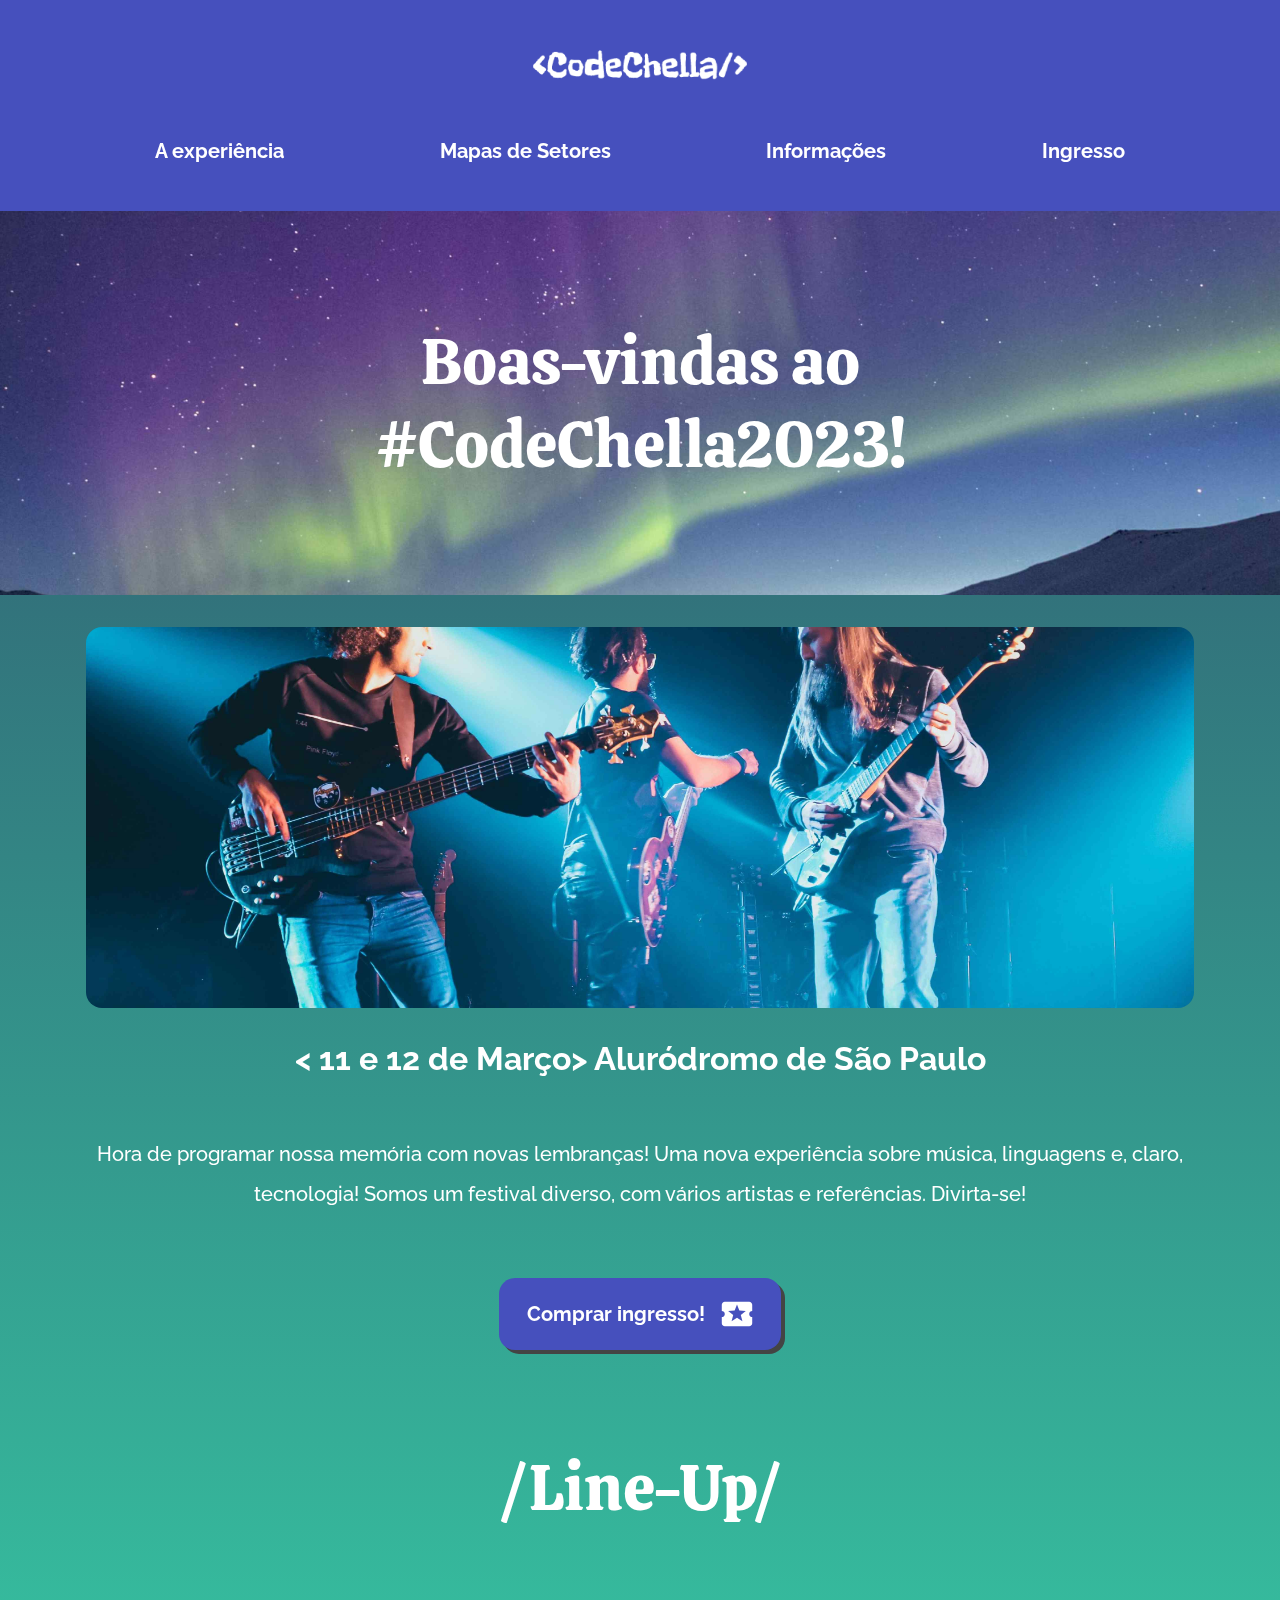
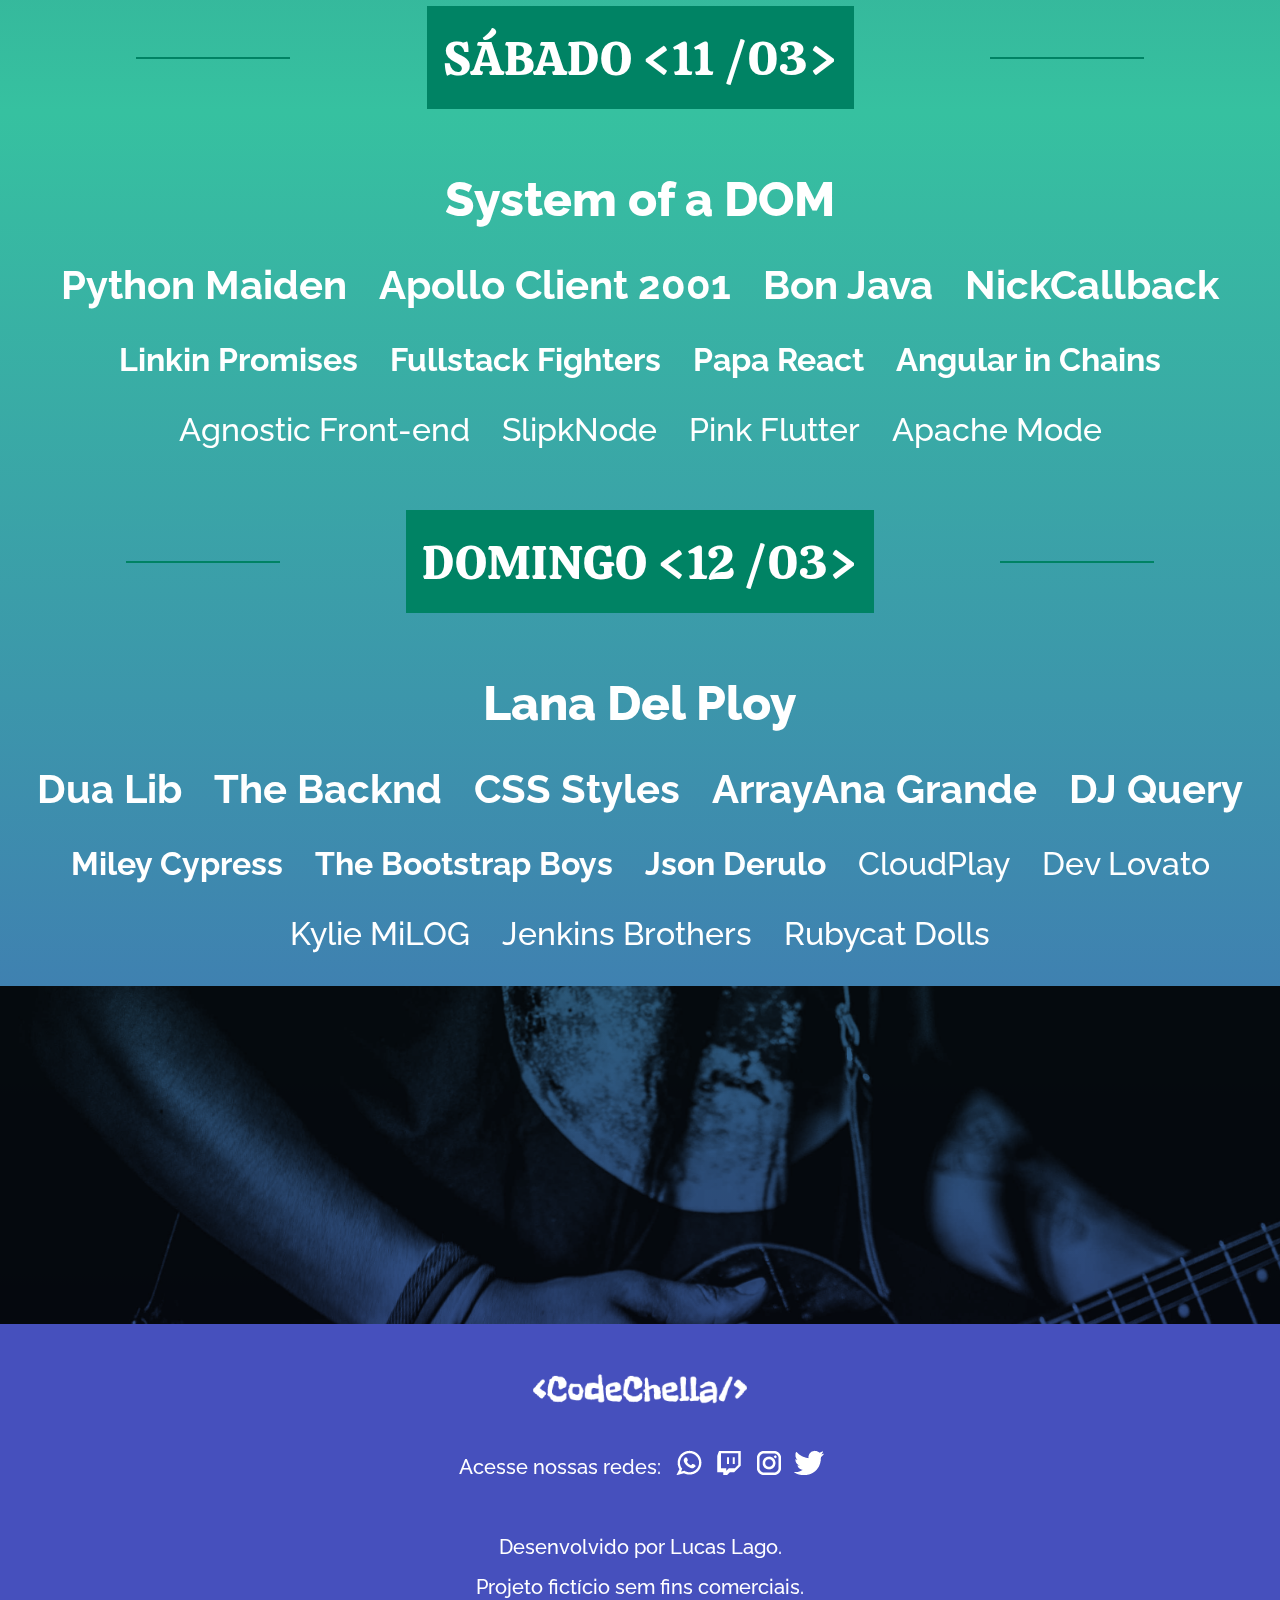
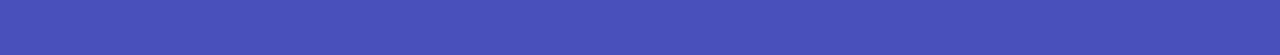
<file: index.html>
<!DOCTYPE html>
<html lang="pt-br">

<head>
    <meta charset="UTF-8">
    <meta http-equiv="X-UA-Compatible" content="IE=edge">
    <meta name="viewport" content="width=device-width, initial-scale=1.0">
    <link rel="stylesheet" href="styles/reset.css">
    <link rel="stylesheet" href="styles/style.css">
    <link rel="stylesheet" href="styles/index.css">
    <link rel="icon" href="assets/icons/codechella-icon.png">
    <title>Codechella Valley Code and Techs Festival</title>
</head>

<body>
    <header>
        <nav class="inner-header">
            <a href="./index.html"><img src="assets/img/Logo1 1.svg" alt="Festival Codechella 2023"></a>
            <nav class="menu--mobile__lista">
                <input type="checkbox" id="menu" class="menu--mobile">
                <label for="menu">
                    <img src="assets/icons/menu.svg" alt="Acesso ao menu" class="inner-header__menu">
                </label>
                <ul class="inner-header__menu--mobile">
                    <li>
                        <a class="link" href="./about.html">
                            <bold>A experiência</bold>
                        </a>
                    </li>
                    <hr>
                    <li>
                        <a class="link" href="./map-sectors.html">
                            <bold>Mapas de Setores</bold>
                        </a>
                    </li>
                    <hr>
                    <li>
                        <a class="link" href="./info.html">
                            <bold>Informações</bold>
                        </a>
                    </li>
                    <hr>
                    <li>
                        <a class="link" href="./tickets.html">
                            <bold>Ingresso</bold>
                        </a>
                    </li>
                </ul>
            </nav>
        </nav>

        <ul class="inner-header__menu--alt">
            <li>
                <a class="link" href="./about.html">
                    <bold>A experiência</bold>
                </a>
            </li>
            <li>
                <a class="link" href="./map-sectors.html">
                    <bold>Mapas de Setores</bold>
                </a>
            </li>
            <li>
                <a class="link" href="./info.html">
                    <bold>Informações</bold>
                </a>
            </li>
            <li>
                <a class="link" href="./tickets.html">
                    <bold>Ingresso</bold>
                </a>
            </li>
        </ul>
    </header>
    <main>

        <div class="banner-index">
            <h1 class="banner-title">Boas-vindas ao <br> #CodeChella2023!</h1>
        </div>

        <section class="index-about">
            <div class="index-about__img">

            </div>
            <div class="index-text--container">
                <div class="text">
                    <h6>
                        < 11 e 12 de Março>
                            Aluródromo de São Paulo
                    </h6>
                    <p>
                        Hora de programar nossa memória com novas lembranças! Uma nova experiência sobre música,
                        linguagens
                        e, claro, tecnologia! Somos um festival diverso, com vários artistas e referências. Divirta-se!
                    </p>
                </div>
                <a class="button" href="./tickets.html">
                    <p>Comprar ingresso!</p>
                    <img src="assets/icons/ticket.svg" alt="Ícone para compra de ingresso">
                </a>
            </div>
        </section>

        <section class="line-up">
            <h3>/Line-Up/</h3>
            <div class="border--container">
                <div class="divisory-line">
                </div>
                <p>
                    <span class="line-up__day">
                        SÁBADO <11 /03>
                    </span>
                </p>
                <div class="divisory-line">
                </div>
            </div>

            <ul class="line-up__list--wrapper">
                <li>
                    <h2>System of a DOM</h2>
                </li>
            </ul>

            <ul class="line-up__list">
                <li>
                    <h5>Python Maiden</h5>
                </li>
                <li>
                    <h5>Apollo Client 2001</h5>
                </li>
                <li>
                    <h5>Bon Java</h5>
                </li>
                <li>
                    <h5>NickCallback</h5>
                </li>
                <li>
                    <h6>Linkin Promises</h6>
                </li>
                <li>
                    <h6>Fullstack Fighters</h6>
                </li>
                <li>
                    <h6>Papa React</h6>
                </li>
                <li>
                    <h6>Angular in Chains</h6>
                </li>
                <li>
                    <h4>Agnostic Front-end</h4>
                </li>
                <li>
                    <h4>SlipkNode</h4>
                </li>
                <li>
                    <h4>Pink Flutter</h4>
                </li>
                <li>
                    <h4>Apache Mode</h4>
                </li>
            </ul>
        </section>

        <section class="line-up">
            <div class="border--container">
                <div class="divisory-line">
                </div>
                <p>
                    <span class="line-up__day line-up__day--alt">
                        DOMINGO <12 /03>
                    </span>
                </p>
                <div class="divisory-line">
                </div>
            </div>

            <ul class="line-up__list--wrapper">
                <li class="line-up__item">
                    <h2>Lana Del Ploy</h2>
                </li>
            </ul>

            <ul class="line-up__list line-up__list--alt">
                <li class="line-up__item">
                    <h5>Dua Lib</h5>
                </li>
                <li class="line-up__item">
                    <h5>The Backnd</h5>
                </li>
                <li class="line-up__item">
                    <h5>CSS Styles</h5>
                </li>
                <li class="line-up__item">
                    <h5>ArrayAna Grande</h5>
                </li>
                <li class="line-up__item">
                    <h5>DJ Query</h5>
                </li>
                <li class="line-up__item">
                    <h6>Miley Cypress</h6>
                </li>
                <li class="line-up__item">
                    <h6>The Bootstrap Boys</h6>
                </li>
                <li class="line-up__item">
                    <h6>Json Derulo</h6>
                </li>
                <li class="line-up__item">
                    <h4>CloudPlay</h4>
                </li>
                <li class="line-up__item">
                    <h4>Dev Lovato</h4>
                </li>
                <li class="line-up__item">
                    <h4>Kylie MiLOG</h4>
                </li>
                <li class="line-up__item">
                    <h4>Jenkins Brothers</h4>
                </li>
                <li class="line-up__item">
                    <h4>Rubycat Dolls</h4>
                </li>
            </ul>
        </section>

        <div class="banner-bottom">

        </div>

    </main>
    <footer class="footer">
        <div class="footer__visual">
            <img src="assets/img/Logo1 1.svg" alt="Festival Codechella 2023">
            <div class="footer--container">
                <p>Acesse nossas redes:</p>
                <div class="footer__icons">
                    <img src="assets/icons/wpp.svg" alt="Whatsapp">
                    <img src="assets/icons/twitch.svg" alt="Twitch">
                    <img src="assets/icons/insta.svg" alt="Instagram">
                    <img src="assets/icons/twitter.svg" alt="Twitter">
                </div>
            </div>
        </div>
        <div class="footer__text">
            <p>Desenvolvido por Lucas Lago. <br> Projeto fictício sem fins comerciais.</p>
        </div>
    </footer>
</body>

</html>
</file>
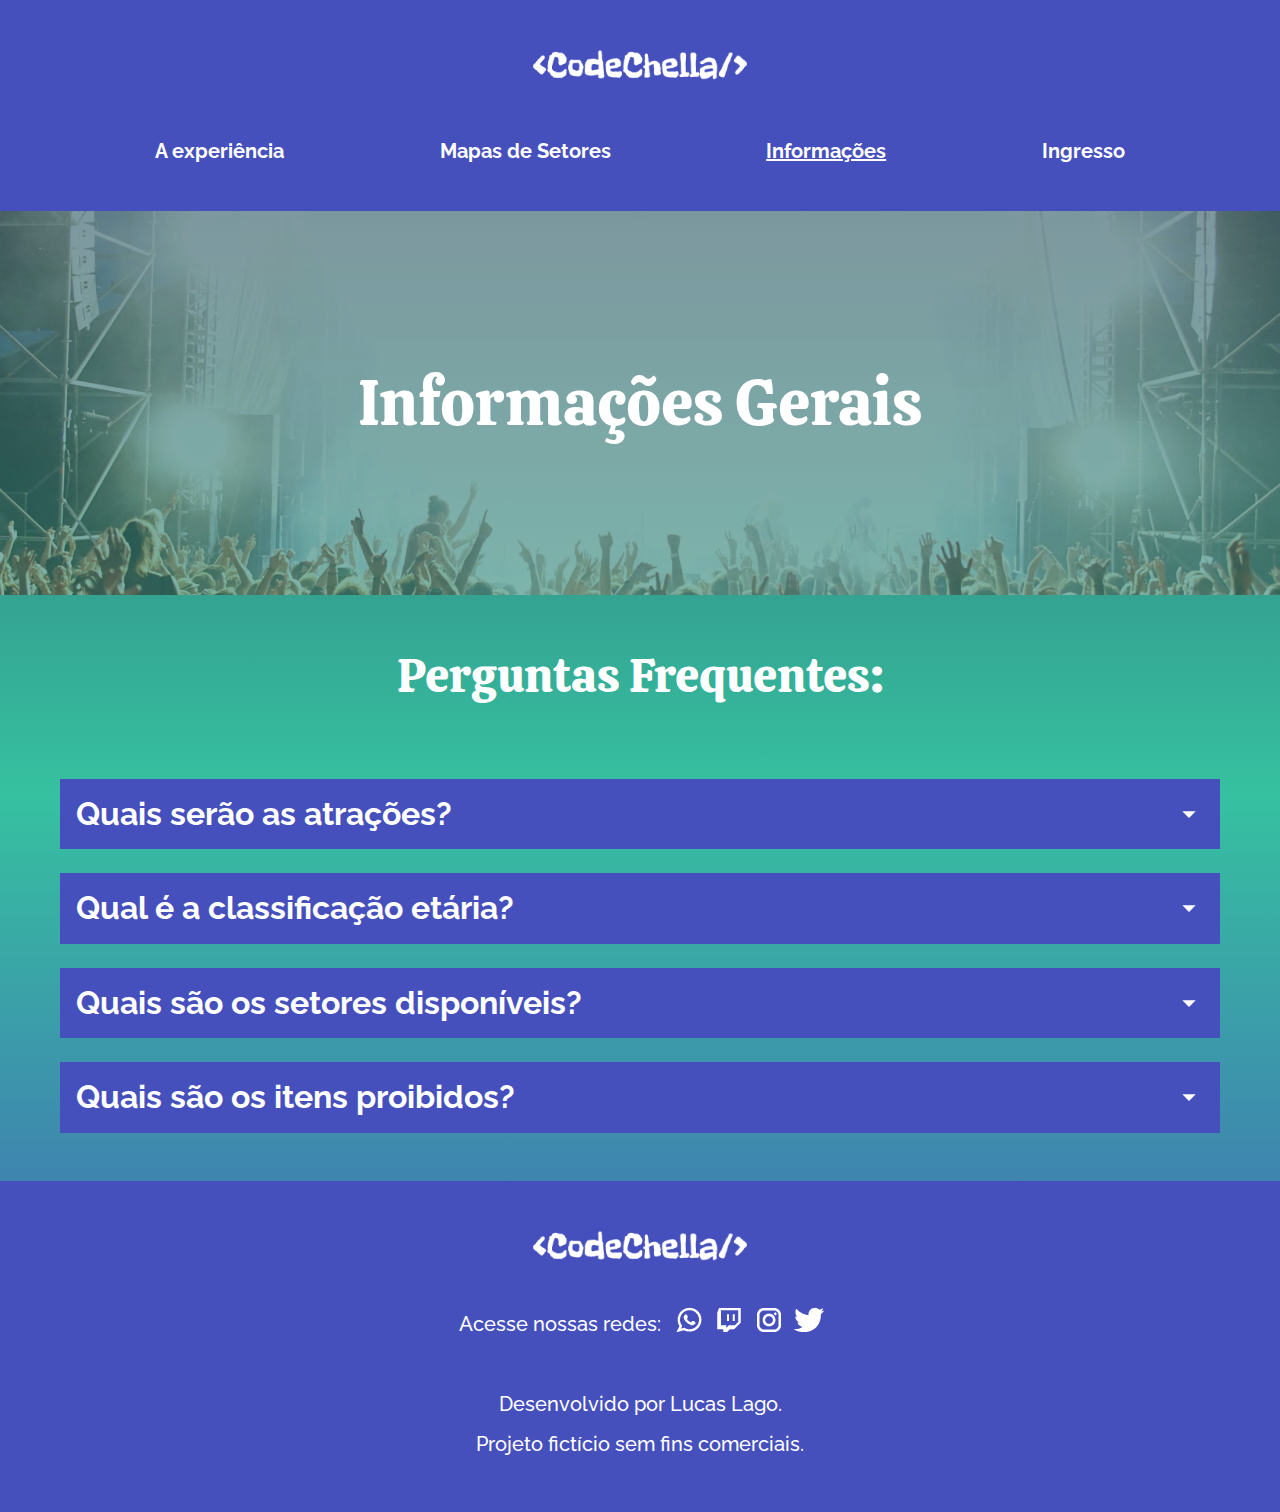
<file: info.html>
<!DOCTYPE html>
<html lang="en">

<head>
    <meta charset="UTF-8">
    <meta http-equiv="X-UA-Compatible" content="IE=edge">
    <meta name="viewport" content="width=device-width, initial-scale=1.0">
    <link rel="stylesheet" href="styles/reset.css">
    <link rel="stylesheet" href="styles/style.css">
    <link rel="stylesheet" href="styles/info.css">
    <link rel="icon" href="assets/icons/codechella-icon.png">
    <title>Codechella Valley Code and Techs Festival</title>
</head>

<body>
    <header>
        <nav class="inner-header">
            <a href="./index.html"><img src="assets/img/Logo1 1.svg" alt="Festival Codechella 2023"></a>
            <nav class="menu--mobile__lista">
                <input type="checkbox" id="menu" class="menu--mobile">
                <label for="menu">
                    <img src="assets/icons/menu.svg" alt="Acesso ao menu" class="inner-header__menu">
                </label>
                <ul class="inner-header__menu--mobile">
                    <li>
                        <a class="link" href="./about.html">
                            <bold>A experiência</bold>
                        </a>
                    </li>
                    <hr>
                    <li>
                        <a class="link" href="./map-sectors.html">
                            <bold>Mapas de Setores</bold>
                        </a>
                    </li>
                    <hr>
                    <li>
                        <a class="link" href="./info.html">
                            <bold>Informações</bold>
                        </a>
                    </li>
                    <hr>
                    <li>
                        <a class="link" href="./tickets.html">
                            <bold>Ingresso</bold>
                        </a>
                    </li>
                </ul>
            </nav>
        </nav>

        <ul class="inner-header__menu--alt">
            <li>
                <a class="link" href="./about.html">
                    <bold>A experiência</bold>
                </a>
            </li>
            <li>
                <a class="link" href="./map-sectors.html">
                    <bold>Mapas de Setores</bold>
                </a>
            </li>
            <li>
                <a class="link" href="./info.html">
                    <bold>Informações</bold>
                </a>
            </li>
            <li>
                <a class="link" href="./tickets.html">
                    <bold>Ingresso</bold>
                </a>
            </li>
        </ul>
    </header>

    <main>

        <div class="banner-info">
            <h1 class="banner-title">Informações Gerais</h1>
        </div>

        <div class="info__about">
            <p class="banner-title">Perguntas Frequentes:</p>
            <div class="text">
                <div class="cards">
                    <div class="card__ask" data-ask>
                        <h6>Quais serão as atrações?</h6>
                        <img src="assets/icons/arrow-drop-down.svg" alt="Seta para resposta" data-arrow>
                    </div>
                    <div class="card__answer" hidden data-answer>
                        <p>
                            Teremos dois dias de shows, o primeiro (11/03) com bandas de rock, e o segundo (12/03) com
                            bandas pop. <a href="./index.html">Confira o line-up em detalhes clicando neste link</a>!
                        </p>
                    </div>
                </div>
                <div class="cards">
                    <div class="card__ask" data-ask>
                        <h6>Qual é a classificação etária?</h6>
                        <img src="assets/icons/arrow-drop-down.svg" alt="Seta para resposta" data-arrow>
                    </div>
                    <div class="card__answer" hidden data-answer>
                        <p>
                            O CodeChella é um festival para todas as idades. Apesar disso, as pessoas com menos de 18
                            anos devem estar acompanhadas de um tutor legal.
                        </p>
                    </div>
                </div>
                <div class="cards">
                    <div class="card__ask" data-ask>
                        <h6>Quais são os setores disponíveis?</h6>
                        <img src="assets/icons/arrow-drop-down.svg" alt="Seta para resposta" data-arrow>
                    </div>
                    <div class="card__answer" hidden data-answer>
                        <p>
                            Temos uma seção especial que conta com um mapa e informações detalhadas sobre os diferentes
                            setores do evento. <a href="./map-sectors.html">Você pode acessá-lo aqui!</a>
                        </p>
                    </div>
                </div>
                <div class="cards">
                    <div class="card__ask" data-ask>
                        <h6>Quais são os itens proibidos?</h6>
                        <img src="assets/icons/arrow-drop-down.svg" alt="Seta para resposta" data-arrow>
                    </div>
                    <div class="card__answer" hidden data-answer>
                        <p>
                            Animais, bicicletas e outros itens esportivos, itens com símbolos divisórios ou
                            discriminatórios, drones ou qualquer outro tipo de dispositivo controlado remotamente,
                            canetas laser, tendas, sacos de dormir, objetos pontudos, cortantes ou qualquer tipo de
                            armamento.
                        </p>
                    </div>
                </div>
            </div>
        </div>
        <script src="./js/info-dropdown.js"></script>
    </main>

    <footer class="footer">
        <div class="footer__visual">
            <img src="assets/img/Logo1 1.svg" alt="Festival Codechella 2023">
            <div class="footer--container">
                <p>Acesse nossas redes:</p>
                <div class="footer__icons">
                    <img src="assets/icons/wpp.svg" alt="Whatsapp">
                    <img src="assets/icons/twitch.svg" alt="Twitch">
                    <img src="assets/icons/insta.svg" alt="Instagram">
                    <img src="assets/icons/twitter.svg" alt="Twitter">
                </div>
            </div>
        </div>
        <div class="footer__text">
            <p>Desenvolvido por Lucas Lago. <br> Projeto fictício sem fins comerciais.</p>
        </div>
    </footer>
</body>

</html>
</file>
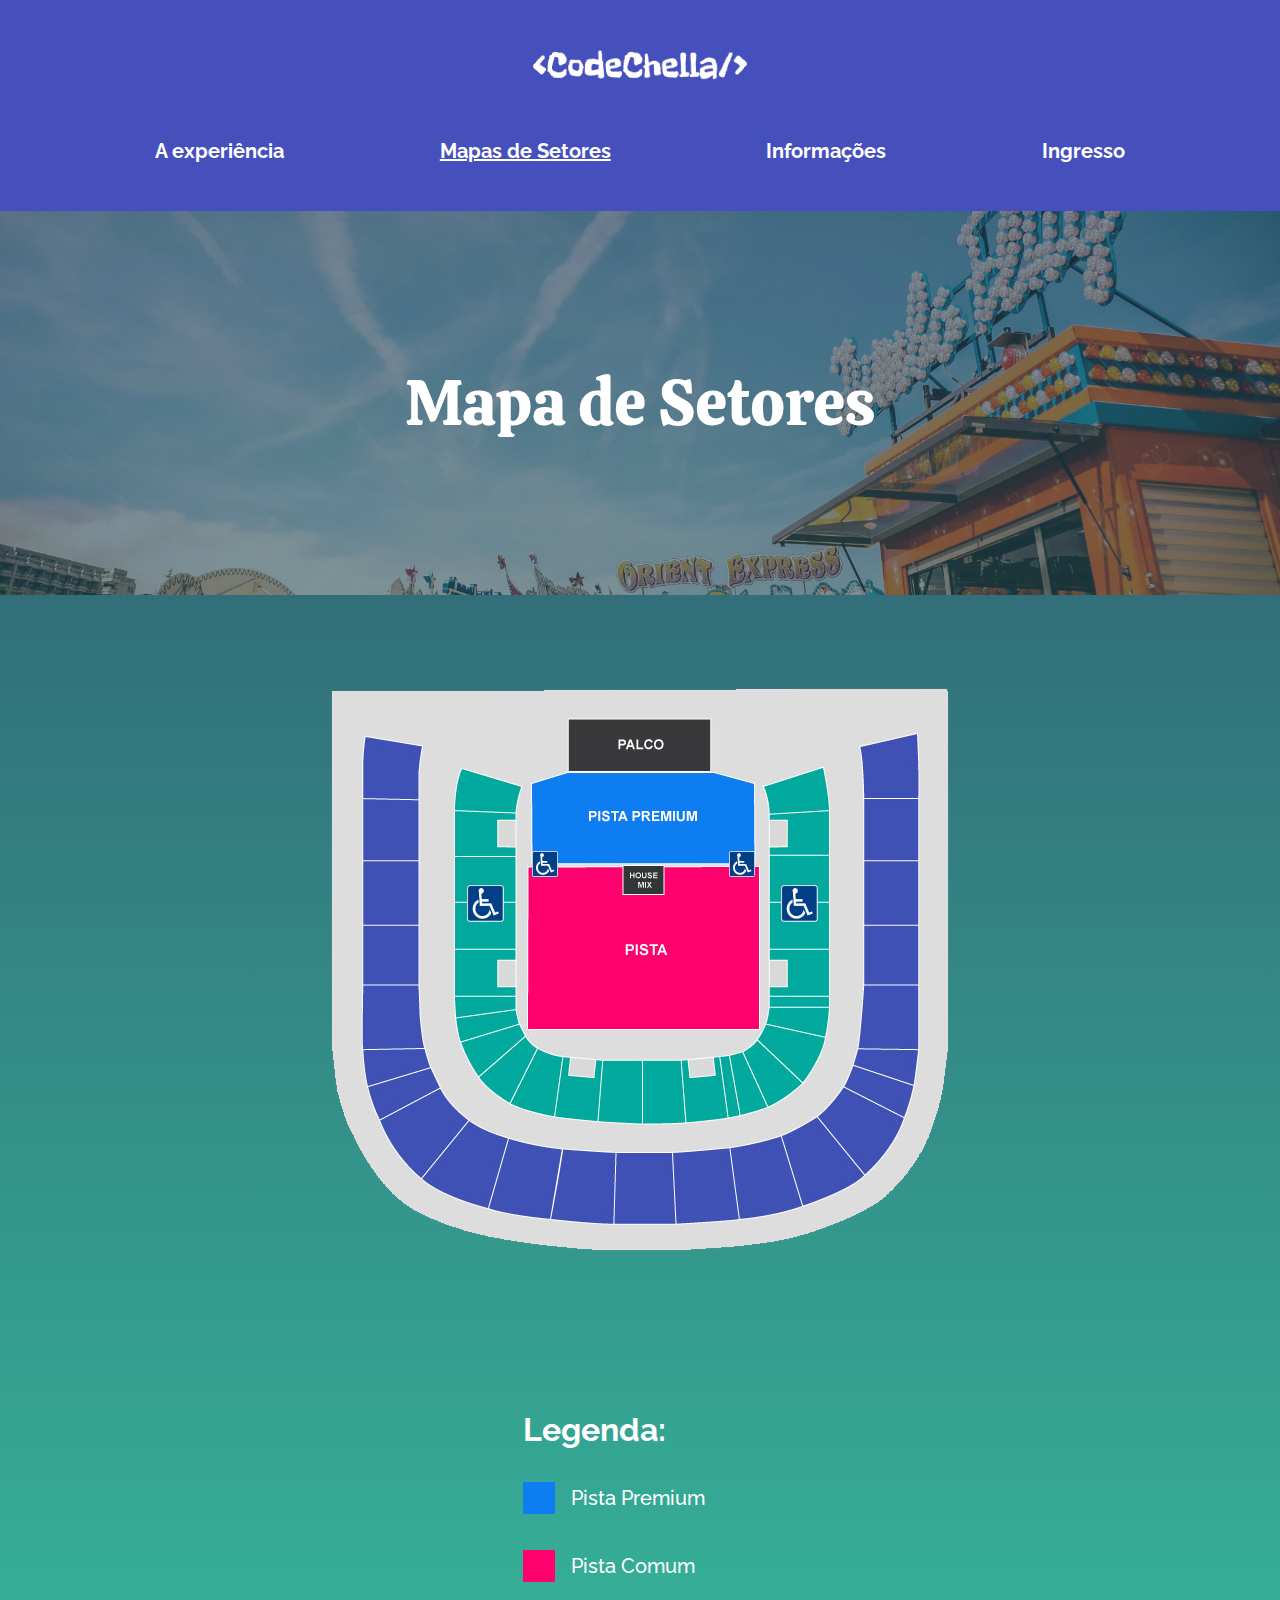
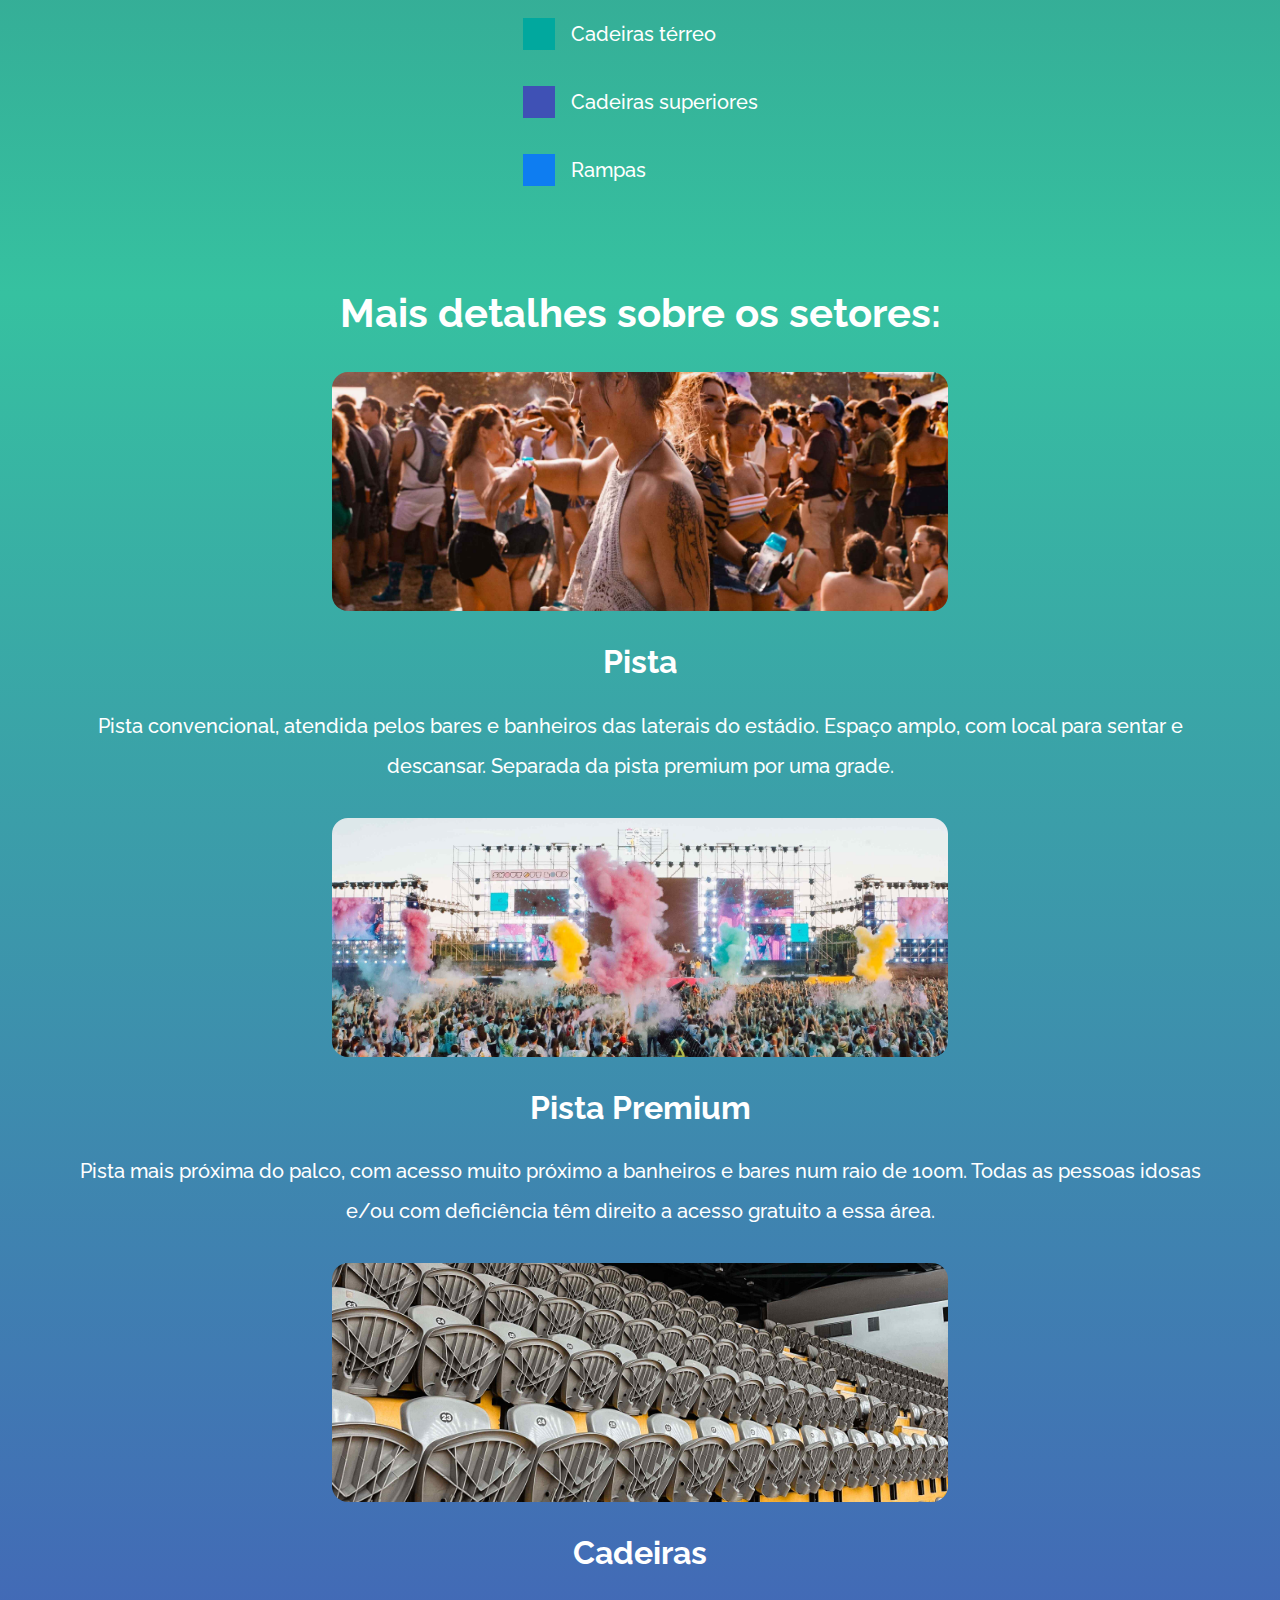
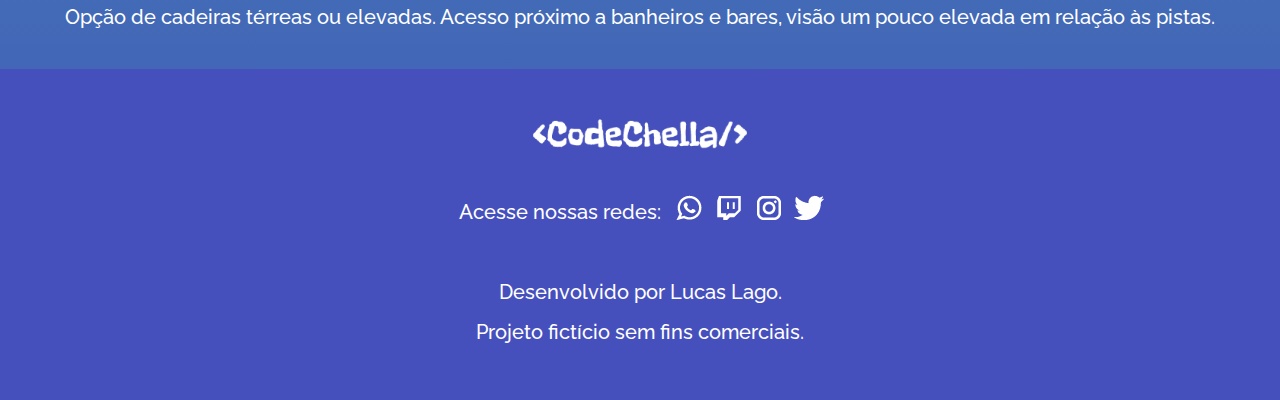
<file: map-sectors.html>
<!DOCTYPE html>
<html lang="pt-br">

<head>
    <meta charset="UTF-8">
    <meta http-equiv="X-UA-Compatible" content="IE=edge">
    <meta name="viewport" content="width=device-width, initial-scale=1.0">
    <link rel="stylesheet" href="styles/reset.css">
    <link rel="stylesheet" href="styles/style.css">
    <link rel="stylesheet" href="styles/map-sectors.css">
    <link rel="icon" href="assets/icons/codechella-icon.png">
    <title>Codechella Valley Code and Techs Festival</title>
</head>

<body>
    <header>
        <nav class="inner-header">
            <a href="./index.html"><img src="assets/img/Logo1 1.svg" alt="Festival Codechella 2023"></a>
            <nav class="menu--mobile__lista">
                <input type="checkbox" id="menu" class="menu--mobile">
                <label for="menu">
                    <img src="assets/icons/menu.svg" alt="Acesso ao menu" class="inner-header__menu">
                </label>
                <ul class="inner-header__menu--mobile">
                    <li>
                        <a class="link" href="./about.html">
                            <bold>A experiência</bold>
                        </a>
                    </li>
                    <hr>
                    <li>
                        <a class="link" href="./map-sectors.html">
                            <bold>Mapas de Setores</bold>
                        </a>
                    </li>
                    <hr>
                    <li>
                        <a class="link" href="./info.html">
                            <bold>Informações</bold>
                        </a>
                    </li>
                    <hr>
                    <li>
                        <a class="link" href="./tickets.html">
                            <bold>Ingresso</bold>
                        </a>
                    </li>
                </ul>
            </nav>
        </nav>
        <ul class="inner-header__menu--alt">
            <li>
                <a class="link" href="./about.html">
                    <bold>A experiência</bold>
                </a>
            </li>
            <li>
                <a class="link" href="./map-sectors.html">
                    <bold>Mapas de Setores</bold>
                </a>
            </li>
            <li>
                <a class="link" href="./info.html">
                    <bold>Informações</bold>
                </a>
            </li>
            <li>
                <a class="link" href="./tickets.html">
                    <bold>Ingresso</bold>
                </a>
            </li>
        </ul>
    </header>
    <main>
        <div class="banner__map-sectors">
            <h1>Mapa de Setores</h1>
        </div>

        <section class="map">
            <div class="map__img">
                <img src="assets/img/mapa.png" alt="Mapa do evento">
            </div>
            <ul class="map__legend">
                <p><b>Legenda:</b></p>
                <li>
                    <img src="assets/icons/pista-premium.svg" alt="Pista Premium">
                    <p>Pista Premium</p>
                </li>
                <li>
                    <img src="assets/icons/pista-comum.svg" alt="Pista Comum">
                    <p>Pista Comum</p>
                </li>
                <li>
                    <img src="assets/icons/cadeiras-terreo.svg" alt="Cadeiras térreo">
                    <p>Cadeiras térreo</p>
                </li>
                <li>
                    <img src="assets/icons/cadeiras-superiores.svg" alt="Cadeiras superiores">
                    <p>Cadeiras superiores</p>
                </li>
                <li>
                    <img src="assets/icons/rampas.svg" alt="Rampas">
                    <p>Rampas</p>
                </li>
            </ul>
        </section>

        <section class="map-sectors__about">
            <div class="text">
                <h6 class="text--title">Mais detalhes sobre os setores:</h6>

                <div class="map-sectors--container first">
                    <div class="map-sectors--child">
                        <div class="map-sectors__img">

                        </div>

                        <h6>Pista</h6>
                        <p>
                            Pista convencional, atendida pelos bares e banheiros das laterais do estádio. Espaço amplo,
                            com
                            local para sentar e descansar. Separada da pista premium por uma grade.
                        </p>
                    </div>

                    <div class="map-sectors--child second--container">
                        <div class="second">

                        </div>
                        <div class="map-sectors__second-img">

                        </div>

                        <h6>Pista Premium</h6>
                        <p>
                            Pista mais próxima do palco, com acesso muito próximo a banheiros e bares num raio de 100m.
                            Todas as
                            pessoas idosas e/ou com deficiência têm direito a acesso gratuito a essa área.
                        </p>
                    </div>

                    <div class="map-sectors--child third--container">
                        <div class="map-sectors__third-img">

                        </div>

                        <h6>Cadeiras</h6>
                        <p>
                            Opção de cadeiras térreas ou elevadas. Acesso próximo a banheiros e bares, visão um pouco
                            elevada em
                            relação às pistas.
                        </p>
                    </div>
                </div>

            </div>
        </section>
    </main>
    <footer class="footer">
        <div class="footer__visual">
            <img src="assets/img/Logo1 1.svg" alt="Festival Codechella 2023">
            <div class="footer--container">
                <p>Acesse nossas redes:</p>
                <div class="footer__icons">
                    <img src="assets/icons/wpp.svg" alt="Whatsapp">
                    <img src="assets/icons/twitch.svg" alt="Twitch">
                    <img src="assets/icons/insta.svg" alt="Instagram">
                    <img src="assets/icons/twitter.svg" alt="Twitter">
                </div>
            </div>
        </div>
        <div class="footer__text">
            <p>Desenvolvido por Lucas Lago. <br> Projeto fictício sem fins comerciais.</p>
        </div>
    </footer>
</body>

</html>
</file>
<file: styles/style.css>
@import url("https://fonts.googleapis.com/css2?family=Raleway:wght@500;700;800&display=swap");
@import url("https://fonts.googleapis.com/css2?family=Calistoga&display=swap");
body {
  background: linear-gradient(180deg, #304968 0%, #36C1A0 52.6%, #4650BD 100%) no-repeat;
  font-family: "Raleway", sans-serif;
  padding: 0;
  margin: 0;
}

header {
  background-color: #4650BD;
  position: relative;
}
header .inner-header {
  display: flex;
  justify-content: space-between;
  align-items: center;
  padding: 2rem 1.5rem;
}
header .inner-header__menu {
  padding-right: 0.4rem;
  width: 32px;
  height: 40px;
}
header .inner-header .menu--mobile {
  display: none;
}
header .inner-header__menu--mobile {
  position: absolute;
  top: 100%;
  right: 0;
  list-style: none;
  display: none;
  text-align: center;
  width: 220px;
  background-color: #4650BD;
  padding: 0.5rem 0;
  z-index: 1;
  margin: 0;
}
header .inner-header__menu--mobile li {
  margin: 0 0.7rem;
  padding: 0.7rem 0;
}
header .inner-header__menu--mobile hr {
  margin: 0 2rem;
  border: 1px solid #FFFFFF;
}
header .inner-header__menu--alt {
  display: none;
}
header .menu--mobile:checked ~ .inner-header__menu--mobile {
  display: block;
}

.link {
  list-style: none;
  text-decoration: none;
  color: #FFFFFF;
  font-size: 1.25rem;
  font-weight: 700;
  line-height: 2.5rem;
}

@media screen and (min-width: 768px) {
  header .inner-header {
    flex-direction: column;
    justify-content: space-between;
    padding: 2rem 1.5rem;
  }
  header .inner-header img {
    width: 100%;
    align-self: center;
  }
  header .inner-header__menu {
    display: none;
  }
  header .inner-header__menu--alt {
    display: flex;
    justify-content: space-evenly;
    align-items: center;
    margin: 0;
    padding: 0;
    padding-bottom: 2.5rem;
    list-style: none;
  }
  header .inner-header__menu--alt p {
    font-size: 1.25rem;
    line-height: 2.5rem;
    font-weight: 700;
    color: #FFFFFF;
  }
}
@media screen and (min-width: 1366px) {
  header {
    display: flex;
    flex-direction: row;
    justify-content: space-around;
    align-content: center;
  }
  header .inner-header img {
    width: 100%;
  }
  header .inner-header__menu--alt {
    gap: 2rem;
    padding: 0;
  }
}
.text h6 {
  font-size: 2rem;
  font-weight: 700;
  line-height: 2.4rem;
  color: #FFFFFF;
  margin: 2rem 0;
}
.text p {
  font-size: 1.25rem;
  font-weight: 500;
  line-height: 2.5rem;
  color: #FFFFFF;
  margin: 1rem 0 4rem 0;
}

@media screen and (min-width: 768px) {
  .text h6 {
    padding: 0 10rem;
  }
  .text p {
    padding: 1.5rem 2.5rem 0 2.5rem;
  }
}
.button {
  display: flex;
  justify-content: center;
  gap: 1rem;
  text-decoration: none;
  width: 280px;
  background-color: #4650BD;
  padding: 0.5rem 1rem;
  margin: 0 auto 2rem auto;
  box-shadow: 4px 4px 0 0 #444444;
  border-radius: 16px;
}
.button p {
  font-size: 1.25rem;
  font-weight: 700;
  line-height: 2.5rem;
  color: #FFFFFF;
}
.button:hover {
  background-color: #606ADA;
}

@media screen and (min-width: 768px) {
  .button {
    width: 250px;
    padding: 1rem;
  }
  .button img {
    width: 32px;
    height: 40px;
  }
}
.footer {
  text-align: center;
  padding: 1.5rem;
  background-color: #4650BD;
}
.footer img {
  width: 234px;
  margin: 0.5rem auto 1rem auto;
}
.footer p {
  font-size: 1.25rem;
  font-weight: 500;
  line-height: 2.5rem;
  color: #FFFFFF;
  margin: 0 0.5rem;
}
.footer__icons {
  display: flex;
  justify-content: center;
  margin: 0 auto 2rem auto;
  width: 32px;
  gap: 0.5rem;
}

@media screen and (min-width: 768px) {
  .footer {
    text-align: center;
    padding: 1.5rem;
    padding-bottom: 3rem;
  }
  .footer img {
    width: 234px;
    margin: 0.5rem auto 1rem auto;
  }
  .footer--container {
    display: flex;
    justify-content: center;
    align-items: center;
    gap: 4.5rem;
    margin-bottom: 2rem;
  }
  .footer--container p,
  .footer--container .footer__icons {
    margin: 0;
  }
  .footer--container .footer__icons {
    margin-right: 3.5rem;
  }
}
@media screen and (min-width: 1366px) {
  .footer {
    display: flex;
    justify-content: space-between;
    align-items: center;
    padding: 3rem 6rem 0 6rem;
    gap: 8rem;
    text-align: left;
    margin: 0;
  }
  .footer img {
    width: 307px;
    margin: 0;
  }
  .footer--container p {
    margin-top: 0.5rem;
  }
  .footer--container .footer__icons {
    margin-right: 0;
  }
}/*# sourceMappingURL=style.css.map */
</file>
<file: styles/index.css>
@import url("https://fonts.googleapis.com/css2?family=Raleway:wght@500;700;800&display=swap");
@import url("https://fonts.googleapis.com/css2?family=Calistoga&display=swap");
.banner-index {
  background-image: url(../assets/img/Banner-Homepage.jpg);
  background-size: 100%;
  width: 100%;
  height: 270px;
  background-position-y: -90px;
  display: flex;
  flex-direction: column;
  justify-content: center;
  align-items: center;
}
.banner-index .banner-title {
  position: relative;
  color: #FFFFFF;
  font-family: "Calistoga", cursive;
  font-size: 2rem;
  font-weight: 400;
  line-height: 2.6rem;
  text-align: center;
}
@media screen and (min-width: 768px) {
  .banner-index .banner-title {
    font-size: 4rem;
    line-height: 5.2rem;
  }
}

.banner-bottom {
  background-image: url(../assets/img/Banner-Homepage2.jpg);
  background-color: linear-gradient(180deg, #304968 0%, #36C1A0 52.6%, #4650BD 100%) no-repeat;
  background-size: 150%;
  background-position: center;
  margin-top: 2rem;
  mix-blend-mode: multiply;
  width: 100%;
  height: 338px;
}

@media screen and (min-width: 768px) {
  .banner-index {
    height: 384px;
    background-position: center;
  }
  .banner-bottom {
    background-size: 130%;
    background-position-y: -60px;
    background-position-x: -160px;
  }
}
@media screen and (min-width: 1366px) {
  .banner-index {
    height: 407px;
    background-position: center;
  }
  .banner-bottom {
    margin-top: 10rem;
    background-size: 100%;
    background-position: center;
    background-position-y: -133px;
  }
}
.index-about {
  text-align: center;
  margin: 2rem 1.5rem;
}
.index-about__img {
  background-image: url(../assets/img/Homepage1.jpg);
  background-size: 185%;
  background-position: center;
  width: 100%;
  height: 381px;
  border-radius: 16px;
}

.line-up {
  text-align: center;
}
.line-up h3 {
  margin: 4rem 0 6rem 0;
  font-family: "Calistoga", cursive;
  font-size: 3rem;
  font-weight: 400;
  line-height: 4rem;
  color: #FFFFFF;
}
.line-up__list--wrapper {
  margin: 4rem 0 2rem 0;
  padding: 0;
}
.line-up__list--wrapper li {
  margin: 0 1.5rem;
  list-style: none;
  color: #FFFFFF;
}
.line-up__list--wrapper li h2 {
  font-size: 3rem;
  font-weight: 800;
  line-height: 3.7rem;
}
.line-up__list {
  display: flex;
  flex-wrap: wrap;
  justify-content: center;
  align-items: center;
  gap: 2rem;
  margin: 0 0 5rem 0;
  padding: 0;
}
.line-up__list li {
  margin: 0 1.5rem;
  list-style: none;
  color: #FFFFFF;
}
.line-up__list li h2 {
  font-size: 3rem;
  font-weight: 800;
  line-height: 3.7rem;
}
.line-up__list li h4 {
  font-size: 2rem;
  font-weight: 500;
  line-height: 2.4rem;
}
.line-up__list li h5 {
  font-size: 2.5rem;
  font-weight: 700;
  line-height: 3rem;
}
.line-up__list li h6 {
  font-size: 2rem;
  font-weight: 700;
  line-height: 2.4rem;
}
.line-up__list li h4,
.line-up__list li h5,
.line-up__list li h6 {
  margin: 0;
}
.line-up__item {
  margin: 0 1rem;
}
.line-up__item h2 {
  margin: 0 1.5rem;
}

.line-up__day {
  width: 257px;
  background-color: #008364;
  font-family: "Calistoga", cursive;
  font-weight: 400;
  font-size: 2rem;
  line-height: 2.6rem;
  color: #FFFFFF;
  padding: 1rem;
  margin: 4rem auto 3rem auto;
}
.line-up__day--alt {
  width: 286px;
  margin-top: 6rem;
}

@media screen and (min-width: 768px) {
  .index-about__img {
    background-size: 105%;
    background-position: center;
    width: 90%;
    margin: auto;
  }
  .line-up {
    text-align: center;
  }
  .line-up h3 {
    margin: 6rem 0;
    font-size: 4rem;
    line-height: 5.2rem;
  }
  .line-up .border--container {
    display: flex;
    justify-content: space-between;
    align-items: center;
  }
  .line-up .border--container .divisory-line {
    border-top: 2px solid #008364;
    width: 12%;
    margin: auto;
  }
  .line-up__list {
    margin: 2rem 3rem 5rem 3rem;
  }
  .line-up__list li,
  .line-up__list .line-up__item,
  .line-up__list .line-up__item h2 {
    margin: 0;
  }
  .line-up__list .line-up__item h2 {
    padding: 0;
  }
  .line-up__list--alt {
    margin: 0 2rem;
  }
  .line-up__list--wrapper {
    margin: 5rem 0 2rem 0;
    margin-top: 5rem;
  }
  .line-up__day {
    width: 417px;
    font-weight: 400;
    font-size: 3rem;
    line-height: 4rem;
    padding: 1.3rem 1rem;
  }
}
@media screen and (min-width: 1366px) {
  .index-about {
    display: flex;
    justify-content: center;
    align-items: center;
    margin: 4rem 5rem;
    gap: 5rem;
  }
  .index-about__img {
    background-size: 115%;
    width: 50%;
    margin: 0;
  }
  .index-text--container {
    margin: 0;
    display: flex;
    flex-direction: column;
    align-items: center;
    width: 42%;
    gap: 1.5rem;
  }
  .index-text--container .text {
    margin: 0;
  }
  .index-text--container .text h6 {
    padding: 0;
    margin: 0 auto 1.5rem auto;
    width: 88%;
  }
  .index-text--container .text p {
    padding: 0;
    margin: 0;
  }
  .index-text--container .button {
    padding: 0.5rem 1rem;
    margin: 0;
  }
  .line-up h3 {
    margin: 5rem 0;
  }
  .line-up .border--container {
    justify-content: space-evenly;
    margin: 0 3rem;
  }
  .line-up .border--container .divisory-line {
    width: 25%;
  }
  .line-up__day {
    padding: 1rem;
  }
  .line-up__list {
    margin: 2rem 6rem 5rem 6rem;
  }
  .line-up__list--alt {
    margin: 0 4.5rem;
  }
}/*# sourceMappingURL=index.css.map */
</file>
<file: styles/info.css>
@charset "UTF-8";
@import url("https://fonts.googleapis.com/css2?family=Raleway:wght@500;700;800&display=swap");
@import url("https://fonts.googleapis.com/css2?family=Calistoga&display=swap");
.banner-info {
  background-color: rgba(0, 0, 0, 0.2);
  position: relative;
  width: 100%;
  height: 270px;
  display: flex;
  flex-direction: column;
  justify-content: center;
  align-items: center;
}
@media screen and (min-width: 768px) {
  .banner-info {
    height: 384px;
  }
}
@media screen and (min-width: 1366px) {
  .banner-info {
    height: 407px;
  }
}
.banner-info::before {
  content: "";
  position: absolute;
  top: 0px;
  right: 0px;
  bottom: 0px;
  left: 0px;
  background-image: url("../assets/img/Banner-Informações.jpg");
  background-size: 115%;
  background-position: center;
  opacity: 0.4;
}
@media screen and (min-width: 768px) {
  .banner-info::before {
    background-size: 100%;
    background-position: center;
  }
}

.banner-title {
  position: relative;
  color: #FFFFFF;
  font-family: "Calistoga", cursive;
  font-size: 2rem;
  font-weight: 400;
  line-height: 2.6rem;
  text-align: center;
}
@media screen and (min-width: 768px) {
  .banner-title {
    font-size: 4rem;
    line-height: 5.2rem;
  }
}

.info__about {
  padding: 3rem 1.5rem;
}

.card__ask {
  display: flex;
  justify-content: center;
  align-items: center;
  margin-top: 1.5rem;
  padding: 1rem 1.5rem 1rem 1rem;
  background-color: #4650BD;
  cursor: pointer;
  -webkit-user-select: none;
     -moz-user-select: none;
          user-select: none;
}
.card__ask h6 {
  margin: 0;
}

.card__answer {
  background-color: #C8DEEF;
  padding: 1rem;
}
.card__answer p {
  margin: 0;
  color: #444444;
}
.card__answer p a {
  text-decoration: none;
  border-bottom: 1px solid;
  color: #444444;
}

@media screen and (min-width: 768px) {
  .inner-header__menu--alt li:nth-child(3) .link {
    text-decoration: underline;
  }
  .info__about {
    padding: 3rem 3.75rem;
  }
  .info__about .banner-title {
    font-size: 3rem;
    line-height: 4rem;
    padding-bottom: 3rem;
  }
  .card__ask {
    justify-content: space-between;
  }
  .card__ask h6 {
    padding: 0;
  }
  .card__answer p {
    padding: 0;
  }
}
@media screen and (min-width: 1366px) {
  .banner-info::before {
    background-position-y: -350px;
  }
  .info__about {
    padding: 3rem 12rem;
  }
  .card__ask:hover {
    background-color: #525bbe;
  }
}/*# sourceMappingURL=info.css.map */
</file>
<file: styles/map-sectors.css>
@import url("https://fonts.googleapis.com/css2?family=Raleway:wght@500;700;800&display=swap");
@import url("https://fonts.googleapis.com/css2?family=Calistoga&display=swap");
.banner__map-sectors {
  background-color: rgba(0, 0, 0, 0.2);
  position: relative;
  width: 100%;
  height: 270px;
  display: flex;
  flex-direction: column;
  justify-content: center;
  align-items: center;
}
@media screen and (min-width: 768px) {
  .banner__map-sectors {
    height: 384px;
  }
}
@media screen and (min-width: 1366px) {
  .banner__map-sectors {
    height: 407px;
  }
}
.banner__map-sectors::before {
  content: "";
  position: absolute;
  top: 0px;
  right: 0px;
  bottom: 0px;
  left: 0px;
  background-image: url("../assets/img/Banner-Setores.jpg");
  background-size: 100% 603px;
  background-position: 0 320px;
  opacity: 0.4;
}
@media screen and (min-width: 768px) {
  .banner__map-sectors::before {
    background-size: 100%;
    background-position: center;
  }
}
.banner__map-sectors h1 {
  position: relative;
  color: #FFFFFF;
  font-family: "Calistoga", cursive;
  font-size: 2rem;
  font-weight: 400;
  line-height: 2.6rem;
  text-align: center;
}
@media screen and (min-width: 768px) {
  .banner__map-sectors h1 {
    font-size: 4rem;
    line-height: 5.2rem;
  }
}

.map {
  display: flex;
  flex-direction: column;
}
.map__img {
  margin-top: 2rem;
  align-self: center;
}
.map__img img {
  width: 100%;
}
.map__legend {
  align-self: center;
  list-style: none;
  margin: 1rem 0 6rem 0;
}
.map__legend b {
  font-weight: 700;
  font-size: 1.25rem;
  line-height: 2.5rem;
  color: #FFFFFF;
}
.map__legend li {
  display: flex;
  align-items: center;
  gap: 1rem;
  margin-top: 1.75rem;
}
.map__legend li p {
  font-weight: 500;
  font-size: 1.25rem;
  line-height: 2.5rem;
  color: #FFFFFF;
}

.map-sectors__about {
  text-align: center;
  margin: 2rem 1.5rem;
}

.map-sectors__img {
  background-image: url("../assets/img/Pistas.jpg");
  background-size: 100%;
  background-position: center;
  width: 100%;
  height: 239px;
  border-radius: 16px;
}
@media screen and (min-width: 768px) {
  .map-sectors__img {
    width: 50%;
    margin: auto;
  }
}

.map-sectors__second-img {
  background-image: url("../assets/img/Pista-premium.jpg");
  background-size: 130%;
  background-position: center;
  width: 100%;
  height: 239px;
  border-radius: 16px;
}
@media screen and (min-width: 768px) {
  .map-sectors__second-img {
    width: 50%;
    margin: auto;
  }
}

.map-sectors__third-img {
  background-image: url("../assets/img/Cadeiras.jpg");
  background-size: 100%;
  background-position: center;
  width: 100%;
  height: 239px;
  border-radius: 16px;
}
@media screen and (min-width: 768px) {
  .map-sectors__third-img {
    width: 50%;
    margin: auto;
  }
}

@media screen and (min-width: 768px) {
  .inner-header__menu--alt li:nth-child(2) .link {
    text-decoration: underline;
  }
  .banner__map-sectors::before {
    background-size: 100% 900px;
    background-position-y: -480px;
  }
  .map__img {
    padding: 2rem 2rem 0 2rem;
  }
  .map__legend {
    margin: 2rem auto;
  }
  .map__legend b {
    font-size: 2rem;
  }
  .map-sectors__about .text--title {
    margin: 0;
    padding: 2.5rem 0 2.5rem 0;
    font-size: 2.5rem;
  }
  .map-sectors__about .text h6 {
    margin-bottom: 0;
  }
  .map-sectors__about .text p {
    margin-top: 0;
    margin-bottom: 2rem;
  }
  .map-sectors__second-img {
    background-size: 110%;
  }
}
@media screen and (min-width: 1366px) {
  .banner-info::before {
    background-size: 100% 930px;
    background-position-y: -485px;
  }
  .map {
    flex-direction: row;
    align-items: center;
    gap: 3rem;
    padding: 0 7rem 0 7rem;
  }
  .map__legend {
    margin: 0;
  }
  .map-sectors__about {
    margin: 5rem 0 0 0;
  }
  .map-sectors__about .text {
    margin: 0;
  }
  .map-sectors__about .text h6 {
    margin: 0;
    padding: 1rem;
  }
  .map-sectors__about .text p {
    margin: 0;
    padding: 0;
  }
  .map-sectors__about .map-sectors--container {
    display: flex;
    height: 700px;
    margin: 2rem 5.5rem;
    justify-content: center;
    align-items: center;
    text-align: center;
  }
  .map-sectors__about .map-sectors--container .map-sectors--child {
    display: flex;
    flex-direction: column;
    justify-content: center;
    align-items: center;
    width: 33%;
    margin-bottom: auto;
  }
  .map-sectors__about .map-sectors--container .map-sectors--child h6 {
    margin: 0;
    padding: 1rem 0 2rem 0;
  }
  .map-sectors__about .map-sectors--container .map-sectors--child p {
    margin: 0 0.7rem;
    padding: 0;
  }
  .map-sectors__about .map-sectors--container .second--container {
    margin-top: auto;
  }
  .map-sectors__about .map-sectors--container .second--container h6 {
    padding: 1rem 0 2rem 0;
  }
  .map-sectors__about .map-sectors--container .second--container p {
    margin: 0;
    padding: 0 0.8rem;
  }
  .map-sectors__about .map-sectors--container .third--container p {
    padding: 0;
    margin: 0 1rem;
  }
  .map-sectors__img {
    margin: 0;
    padding: 0;
  }
  .map-sectors__img,
  .map-sectors__second-img,
  .map-sectors__third-img {
    width: 27vw;
  }
}/*# sourceMappingURL=map-sectors.css.map */
</file>
